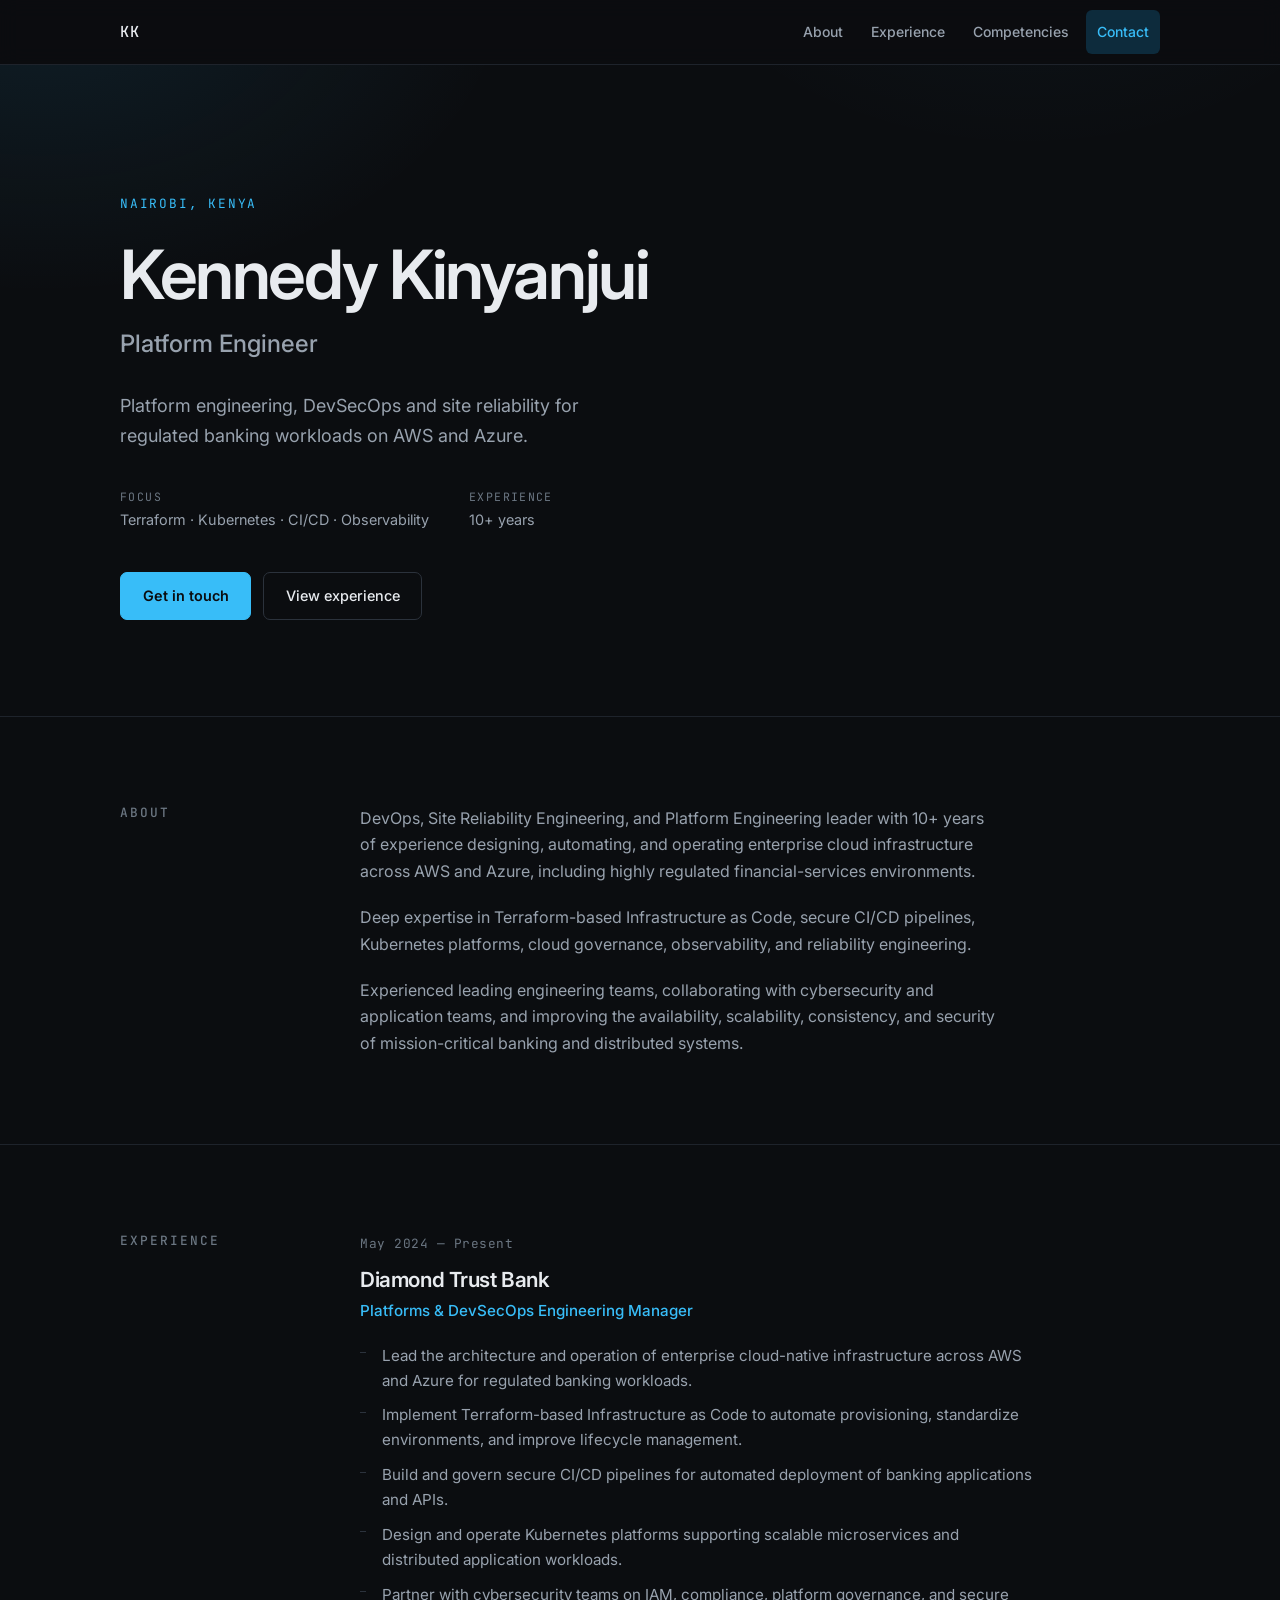
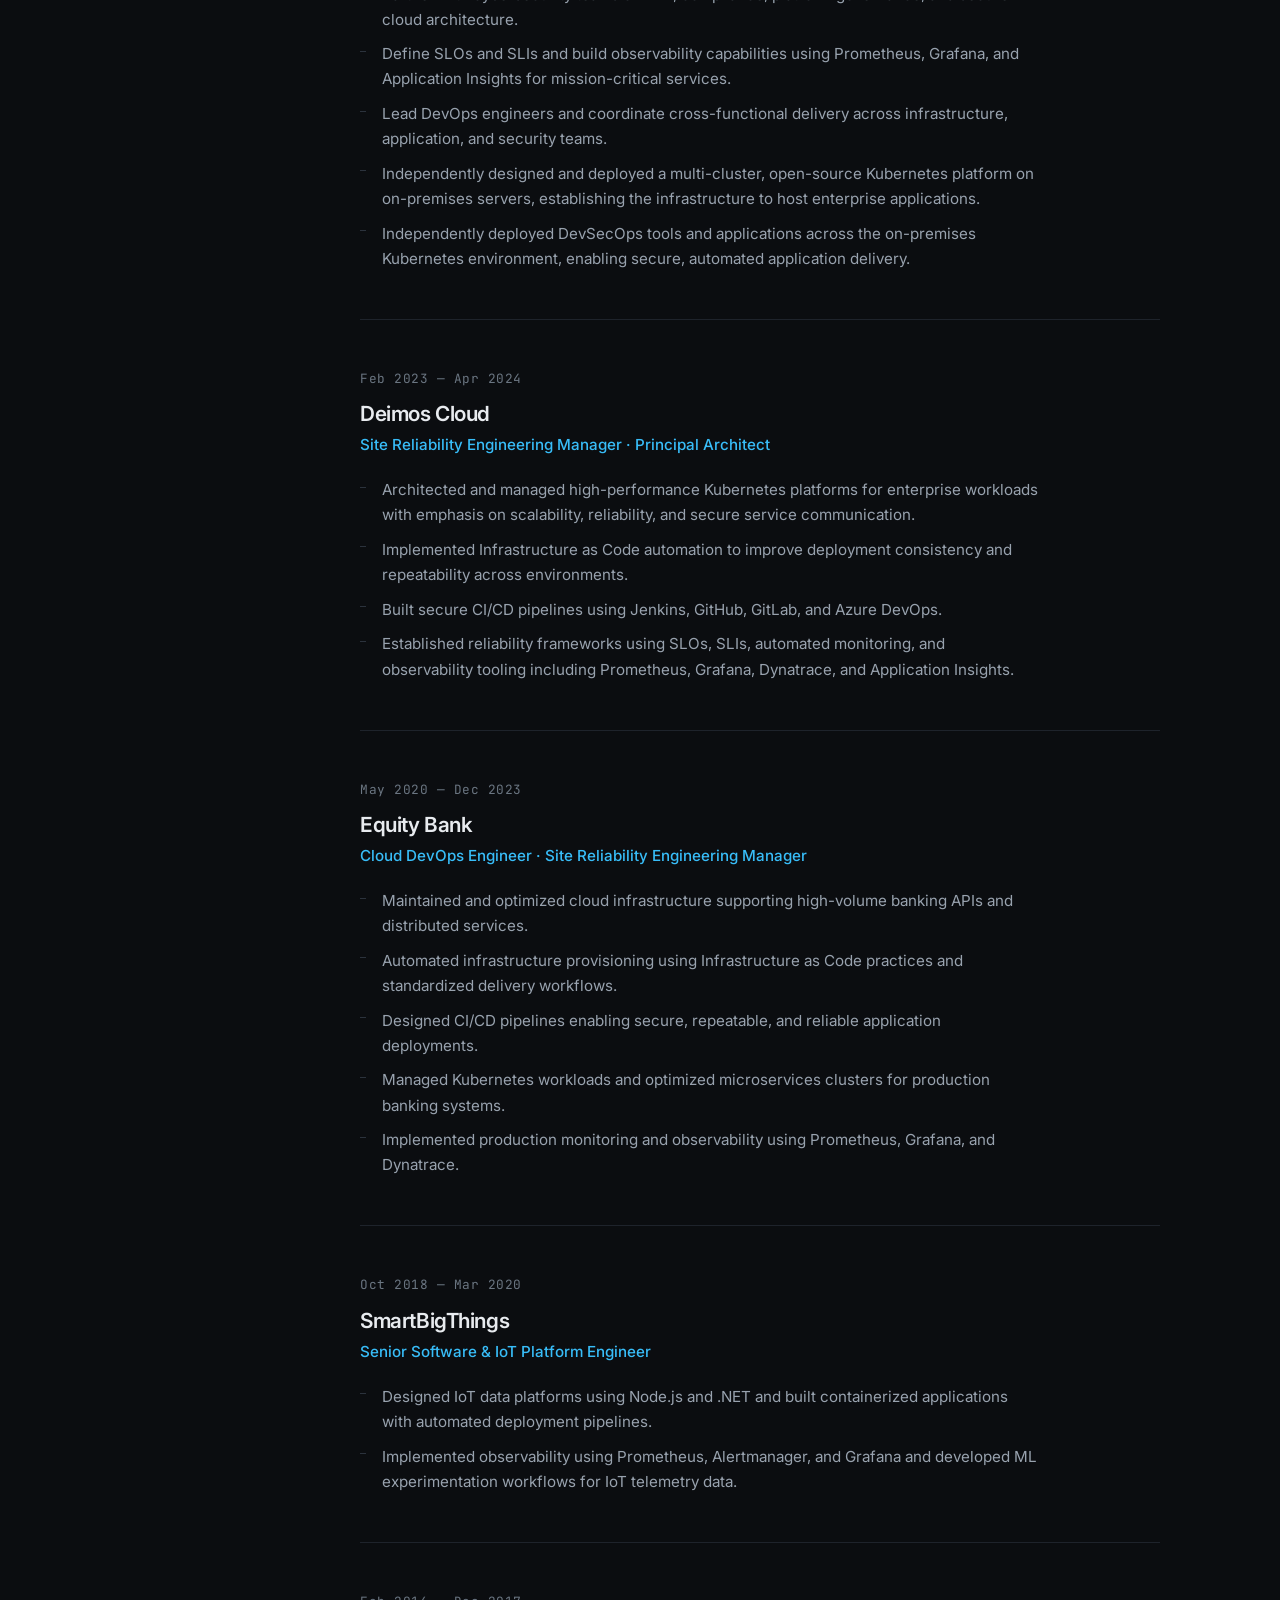
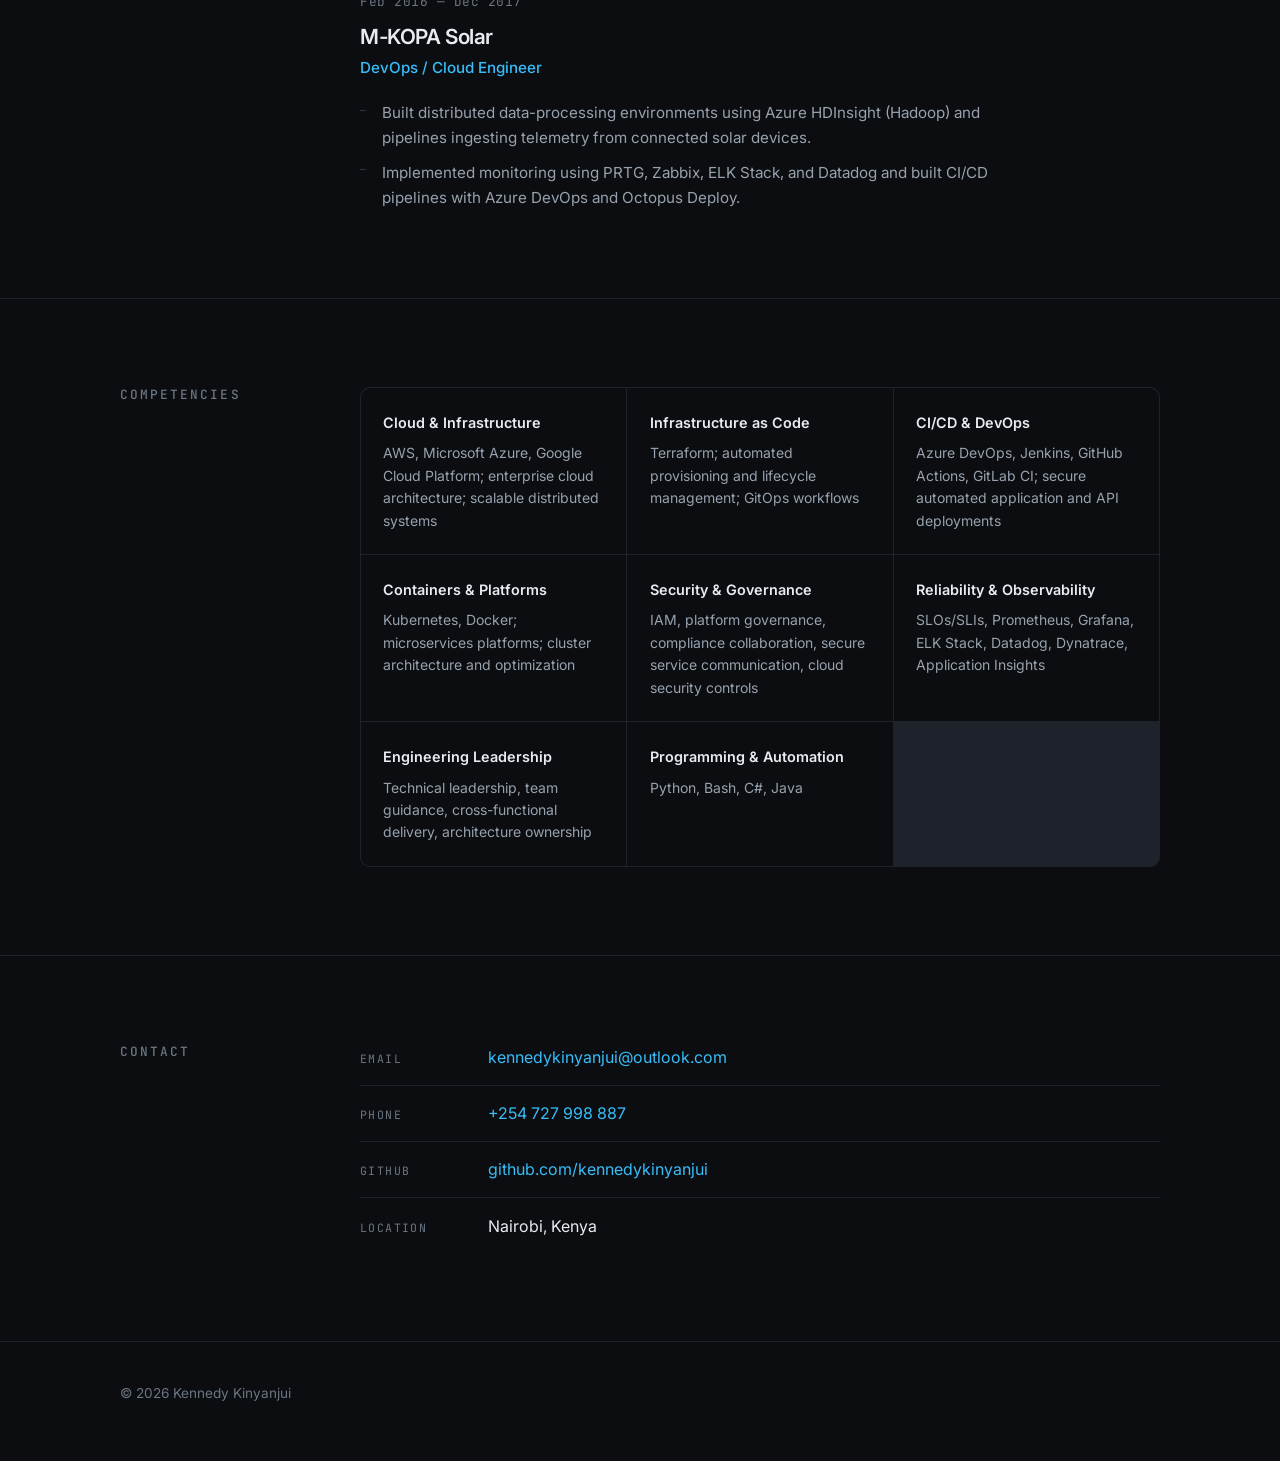
<file: index.html>
<!DOCTYPE html>
<html lang="en">

<head>
	<meta charset="utf-8">
	<meta name="viewport" content="width=device-width, initial-scale=1">

	<title>Kennedy Kinyanjui — Platform Engineer | DevSecOps, SRE, Cloud Infrastructure</title>
	<meta name="description"
		content="Kennedy Kinyanjui is a platform engineer in Nairobi, Kenya, leading DevSecOps, SRE and cloud infrastructure for regulated banking workloads on AWS and Azure.">
	<meta name="author" content="Kennedy Kinyanjui">
	<link rel="canonical" href="https://kennedykinyanjui.github.io/">

	<link rel="icon" href="favicon.svg" type="image/svg+xml">
	<meta name="theme-color" content="#0b0d10">
	<meta name="color-scheme" content="dark">

	<meta property="og:type" content="profile">
	<meta property="og:site_name" content="Kennedy Kinyanjui">
	<meta property="og:title" content="Kennedy Kinyanjui — Platform Engineer">
	<meta property="og:description"
		content="Platform engineer in Nairobi, Kenya, leading DevSecOps, SRE and cloud infrastructure for regulated banking workloads on AWS and Azure.">
	<meta property="og:url" content="https://kennedykinyanjui.github.io/">
	<meta property="og:image" content="https://kennedykinyanjui.github.io/og.jpg">
	<meta property="og:image:type" content="image/jpeg">
	<meta property="og:image:width" content="1200">
	<meta property="og:image:height" content="630">
	<meta property="og:image:alt" content="Kennedy Kinyanjui, Platform Engineer, Nairobi, Kenya">

	<meta name="twitter:card" content="summary_large_image">
	<meta name="twitter:title" content="Kennedy Kinyanjui — Platform Engineer">
	<meta name="twitter:description"
		content="Platform engineer in Nairobi, Kenya, leading DevSecOps, SRE and cloud infrastructure for regulated banking workloads on AWS and Azure.">
	<meta name="twitter:image" content="https://kennedykinyanjui.github.io/og.jpg">

	<link rel="preconnect" href="https://fonts.googleapis.com">
	<link rel="preconnect" href="https://fonts.gstatic.com" crossorigin>
	<link rel="stylesheet"
		href="https://fonts.googleapis.com/css2?family=Inter:wght@400;500;600;700&family=JetBrains+Mono:wght@400;500&display=swap">
	<link rel="stylesheet" href="css/style.css">

	<script type="application/ld+json">
	{
		"@context": "https://schema.org",
		"@type": "Person",
		"name": "Kennedy Kinyanjui",
		"jobTitle": "Platform Engineer",
		"email": "mailto:kennedykinyanjui@outlook.com",
		"telephone": "+254727998887",
		"url": "https://kennedykinyanjui.github.io/",
		"address": {
			"@type": "PostalAddress",
			"addressLocality": "Nairobi",
			"addressCountry": "KE"
		},
		"knowsAbout": [
			"Platform Engineering",
			"DevSecOps",
			"Site Reliability Engineering",
			"Kubernetes",
			"Terraform",
			"Amazon Web Services",
			"Microsoft Azure"
		]
	}
	</script>
</head>

<body>

	<a class="skip-link" href="#main">Skip to content</a>

	<nav class="nav" aria-label="Section navigation">
		<div class="nav__inner">
			<a class="nav__mark" href="#top"><span aria-hidden="true">KK</span><span class="sr-only">Kennedy Kinyanjui — back to top</span></a>
			<ul class="nav__links">
				<li><a href="#about">About</a></li>
				<li><a href="#experience">Experience</a></li>
				<li><a href="#competencies">Competencies</a></li>
				<li><a href="#contact">Contact</a></li>
			</ul>
		</div>
	</nav>

	<header class="hero" id="top">
		<div class="shell">
			<p class="hero__eyebrow">Nairobi, Kenya</p>
			<h1 class="hero__name">Kennedy Kinyanjui</h1>
			<p class="hero__role">Platform Engineer</p>
			<p class="hero__tagline">
				Platform engineering, DevSecOps and site reliability for regulated banking workloads
				on AWS and Azure.
			</p>
			<ul class="hero__meta">
				<li><span class="hero__meta-key">Focus</span> Terraform · Kubernetes · CI/CD · Observability</li>
				<li><span class="hero__meta-key">Experience</span> 10+ years</li>
			</ul>
			<div class="hero__actions">
				<a class="btn btn--primary" href="mailto:kennedykinyanjui@outlook.com">Get in touch</a>
				<a class="btn" href="#experience">View experience</a>
			</div>
		</div>
	</header>

	<main id="main">

		<section class="section" id="about" aria-labelledby="about-heading">
			<div class="shell shell--split">
				<h2 class="section__heading" id="about-heading">About</h2>
				<div class="section__body prose">
					<p>DevOps, Site Reliability Engineering, and Platform Engineering leader with 10+ years of
						experience designing, automating, and operating enterprise cloud infrastructure across AWS
						and Azure, including highly regulated financial-services environments.</p>
					<p>Deep expertise in Terraform-based Infrastructure as Code, secure CI/CD pipelines, Kubernetes
						platforms, cloud governance, observability, and reliability engineering.</p>
					<p>Experienced leading engineering teams, collaborating with cybersecurity and application teams,
						and improving the availability, scalability, consistency, and security of mission-critical
						banking and distributed systems.</p>
				</div>
			</div>
		</section>

		<section class="section" id="experience" aria-labelledby="experience-heading">
			<div class="shell shell--split">
				<h2 class="section__heading" id="experience-heading">Experience</h2>
				<div class="section__body">
					<ol class="roles">

						<li class="role">
							<p class="role__dates"><time datetime="2024-05">May 2024</time> — Present</p>
							<div class="role__detail">
								<h3 class="role__org">Diamond Trust Bank</h3>
								<p class="role__title">Platforms &amp; DevSecOps Engineering Manager</p>
								<ul class="role__points">
									<li>Lead the architecture and operation of enterprise cloud-native infrastructure
										across AWS and Azure for regulated banking workloads.</li>
									<li>Implement Terraform-based Infrastructure as Code to automate provisioning,
										standardize environments, and improve lifecycle management.</li>
									<li>Build and govern secure CI/CD pipelines for automated deployment of banking
										applications and APIs.</li>
									<li>Design and operate Kubernetes platforms supporting scalable microservices and
										distributed application workloads.</li>
									<li>Partner with cybersecurity teams on IAM, compliance, platform governance, and
										secure cloud architecture.</li>
									<li>Define SLOs and SLIs and build observability capabilities using Prometheus,
										Grafana, and Application Insights for mission-critical services.</li>
									<li>Lead DevOps engineers and coordinate cross-functional delivery across
										infrastructure, application, and security teams.</li>
									<li>Independently designed and deployed a multi-cluster, open-source Kubernetes
										platform on on-premises servers, establishing the infrastructure to host
										enterprise applications.</li>
									<li>Independently deployed DevSecOps tools and applications across the on-premises
										Kubernetes environment, enabling secure, automated application delivery.</li>
								</ul>
							</div>
						</li>

						<li class="role">
							<p class="role__dates"><time datetime="2023-02">Feb 2023</time> — <time datetime="2024-04">Apr 2024</time></p>
							<div class="role__detail">
								<h3 class="role__org">Deimos Cloud</h3>
								<p class="role__title">Site Reliability Engineering Manager · Principal Architect</p>
								<ul class="role__points">
									<li>Architected and managed high-performance Kubernetes platforms for enterprise
										workloads with emphasis on scalability, reliability, and secure service
										communication.</li>
									<li>Implemented Infrastructure as Code automation to improve deployment consistency
										and repeatability across environments.</li>
									<li>Built secure CI/CD pipelines using Jenkins, GitHub, GitLab, and Azure DevOps.</li>
									<li>Established reliability frameworks using SLOs, SLIs, automated monitoring, and
										observability tooling including Prometheus, Grafana, Dynatrace, and Application
										Insights.</li>
								</ul>
							</div>
						</li>

						<li class="role">
							<p class="role__dates"><time datetime="2020-05">May 2020</time> — <time datetime="2023-12">Dec 2023</time></p>
							<div class="role__detail">
								<h3 class="role__org">Equity Bank</h3>
								<p class="role__title">Cloud DevOps Engineer · Site Reliability Engineering Manager</p>
								<ul class="role__points">
									<li>Maintained and optimized cloud infrastructure supporting high-volume banking
										APIs and distributed services.</li>
									<li>Automated infrastructure provisioning using Infrastructure as Code practices and
										standardized delivery workflows.</li>
									<li>Designed CI/CD pipelines enabling secure, repeatable, and reliable application
										deployments.</li>
									<li>Managed Kubernetes workloads and optimized microservices clusters for production
										banking systems.</li>
									<li>Implemented production monitoring and observability using Prometheus, Grafana,
										and Dynatrace.</li>
								</ul>
							</div>
						</li>

						<li class="role">
							<p class="role__dates"><time datetime="2018-10">Oct 2018</time> — <time datetime="2020-03">Mar 2020</time></p>
							<div class="role__detail">
								<h3 class="role__org">SmartBigThings</h3>
								<p class="role__title">Senior Software &amp; IoT Platform Engineer</p>
								<ul class="role__points">
									<li>Designed IoT data platforms using Node.js and .NET and built containerized
										applications with automated deployment pipelines.</li>
									<li>Implemented observability using Prometheus, Alertmanager, and Grafana and
										developed ML experimentation workflows for IoT telemetry data.</li>
								</ul>
							</div>
						</li>

						<li class="role">
							<p class="role__dates"><time datetime="2016-02">Feb 2016</time> — <time datetime="2017-12">Dec 2017</time></p>
							<div class="role__detail">
								<h3 class="role__org">M-KOPA Solar</h3>
								<p class="role__title">DevOps / Cloud Engineer</p>
								<ul class="role__points">
									<li>Built distributed data-processing environments using Azure HDInsight (Hadoop)
										and pipelines ingesting telemetry from connected solar devices.</li>
									<li>Implemented monitoring using PRTG, Zabbix, ELK Stack, and Datadog and built
										CI/CD pipelines with Azure DevOps and Octopus Deploy.</li>
								</ul>
							</div>
						</li>

					</ol>
				</div>
			</div>
		</section>

		<section class="section" id="competencies" aria-labelledby="competencies-heading">
			<div class="shell shell--split">
				<h2 class="section__heading" id="competencies-heading">Competencies</h2>
				<div class="section__body">
					<dl class="competencies">
						<div class="competency">
							<dt>Cloud &amp; Infrastructure</dt>
							<dd>AWS, Microsoft Azure, Google Cloud Platform; enterprise cloud architecture; scalable
								distributed systems</dd>
						</div>
						<div class="competency">
							<dt>Infrastructure as Code</dt>
							<dd>Terraform; automated provisioning and lifecycle management; GitOps workflows</dd>
						</div>
						<div class="competency">
							<dt>CI/CD &amp; DevOps</dt>
							<dd>Azure DevOps, Jenkins, GitHub Actions, GitLab CI; secure automated application and API
								deployments</dd>
						</div>
						<div class="competency">
							<dt>Containers &amp; Platforms</dt>
							<dd>Kubernetes, Docker; microservices platforms; cluster architecture and optimization</dd>
						</div>
						<div class="competency">
							<dt>Security &amp; Governance</dt>
							<dd>IAM, platform governance, compliance collaboration, secure service communication, cloud
								security controls</dd>
						</div>
						<div class="competency">
							<dt>Reliability &amp; Observability</dt>
							<dd>SLOs/SLIs, Prometheus, Grafana, ELK Stack, Datadog, Dynatrace, Application Insights</dd>
						</div>
						<div class="competency">
							<dt>Engineering Leadership</dt>
							<dd>Technical leadership, team guidance, cross-functional delivery, architecture ownership</dd>
						</div>
						<div class="competency">
							<dt>Programming &amp; Automation</dt>
							<dd>Python, Bash, C#, Java</dd>
						</div>
					</dl>
				</div>
			</div>
		</section>

		<section class="section section--contact" id="contact" aria-labelledby="contact-heading">
			<div class="shell shell--split">
				<h2 class="section__heading" id="contact-heading">Contact</h2>
				<div class="section__body">
					<ul class="contact">
						<li>
							<span class="contact__key">Email</span>
							<a href="mailto:kennedykinyanjui@outlook.com">kennedykinyanjui@outlook.com</a>
						</li>
						<li>
							<span class="contact__key">Phone</span>
							<a href="tel:+254727998887">+254 727 998 887</a>
						</li>
						<li>
							<span class="contact__key">GitHub</span>
							<a href="https://github.com/kennedykinyanjui" rel="me">github.com/kennedykinyanjui</a>
						</li>
						<li>
							<span class="contact__key">Location</span>
							<span>Nairobi, Kenya</span>
						</li>
					</ul>
				</div>
			</div>
		</section>

	</main>

	<footer class="footer">
		<div class="shell">
			<p>© <span id="year">2026</span> Kennedy Kinyanjui</p>
		</div>
	</footer>

	<script>
		(function () {
			'use strict';

			document.getElementById('year').textContent = new Date().getFullYear();

			// Mark the nav link for whichever section is currently in view.
			var links = Array.prototype.slice.call(document.querySelectorAll('.nav__links a'));
			var sections = links
				.map(function (link) { return document.querySelector(link.getAttribute('href')); })
				.filter(Boolean);

			if (!('IntersectionObserver' in window) || !sections.length) return;

			var observer = new IntersectionObserver(function (entries) {
				entries.forEach(function (entry) {
					if (!entry.isIntersecting) return;
					links.forEach(function (link) {
						var active = link.getAttribute('href') === '#' + entry.target.id;
						link.classList.toggle('is-active', active);
						if (active) {
							link.setAttribute('aria-current', 'true');
						} else {
							link.removeAttribute('aria-current');
						}
					});
				});
			}, { rootMargin: '-45% 0px -50% 0px' });

			sections.forEach(function (section) { observer.observe(section); });
		}());
	</script>

</body>

</html>
</file>
<file: css/style.css>
/* ---------------------------------------------------------------------------
   Kennedy Kinyanjui — platform engineer
   Single stylesheet. No framework, no preprocessor.
   --------------------------------------------------------------------------- */

:root {
	--bg: #0b0d10;
	--bg-raised: #111419;
	--border: #1e232b;
	--border-strong: #2b323c;
	--text: #e8ebef;
	--text-muted: #98a2ae;
	--text-dim: #6b7682;
	--accent: #38bdf8;
	--accent-dim: #0d2b3c;

	--font-sans: 'Inter', -apple-system, BlinkMacSystemFont, 'Segoe UI', Roboto, Helvetica, Arial, sans-serif;
	--font-mono: 'JetBrains Mono', ui-monospace, SFMono-Regular, Menlo, Consolas, monospace;

	--shell: 68rem;
	--gutter: 1.5rem;
	--nav-h: 4rem;
}

*,
*::before,
*::after {
	box-sizing: border-box;
}

html {
	scroll-behavior: smooth;
	-webkit-text-size-adjust: 100%;
}

body {
	margin: 0;
	background: var(--bg);
	color: var(--text);
	font-family: var(--font-sans);
	font-size: 1rem;
	line-height: 1.65;
	-webkit-font-smoothing: antialiased;
	text-rendering: optimizeLegibility;
}

h1,
h2,
h3 {
	margin: 0;
	font-weight: 600;
	line-height: 1.2;
	letter-spacing: -0.02em;
}

p {
	margin: 0;
}

a {
	color: var(--accent);
	text-decoration: none;
}

a:hover {
	text-decoration: underline;
	text-underline-offset: 0.25em;
}

:focus-visible {
	outline: 2px solid var(--accent);
	outline-offset: 3px;
	border-radius: 2px;
}

::selection {
	background: var(--accent);
	color: var(--bg);
}

.sr-only {
	position: absolute;
	width: 1px;
	height: 1px;
	padding: 0;
	margin: -1px;
	overflow: hidden;
	clip: rect(0, 0, 0, 0);
	white-space: nowrap;
	border: 0;
}

.skip-link {
	position: absolute;
	top: -100%;
	left: var(--gutter);
	z-index: 100;
	padding: 0.65rem 1rem;
	background: var(--accent);
	color: var(--bg);
	font-weight: 600;
	border-radius: 0 0 6px 6px;
}

.skip-link:focus {
	top: 0;
	text-decoration: none;
}

.shell {
	width: 100%;
	max-width: var(--shell);
	margin: 0 auto;
	padding: 0 var(--gutter);
}

/* --- navigation ---------------------------------------------------------- */

.nav {
	position: sticky;
	top: 0;
	z-index: 50;
	background: rgba(11, 13, 16, 0.82);
	backdrop-filter: blur(10px);
	-webkit-backdrop-filter: blur(10px);
	border-bottom: 1px solid var(--border);
}

.nav__inner {
	display: flex;
	align-items: center;
	justify-content: space-between;
	gap: 1.5rem;
	height: var(--nav-h);
	max-width: var(--shell);
	margin: 0 auto;
	padding: 0 var(--gutter);
}

.nav__mark {
	flex-shrink: 0;
	font-family: var(--font-mono);
	font-size: 0.95rem;
	font-weight: 500;
	letter-spacing: 0.08em;
	color: var(--text);
}

.nav__mark:hover {
	color: var(--accent);
	text-decoration: none;
}

.nav__links {
	display: flex;
	gap: 0.35rem;
	margin: 0;
	padding: 0;
	list-style: none;
	overflow-x: auto;
	scrollbar-width: none;
}

.nav__links::-webkit-scrollbar {
	display: none;
}

.nav__links a {
	display: flex;
	align-items: center;
	min-height: 2.75rem;
	padding: 0 0.7rem;
	border-radius: 6px;
	color: var(--text-muted);
	font-size: 0.875rem;
	font-weight: 500;
	white-space: nowrap;
	transition: color 0.15s ease, background-color 0.15s ease;
}

.nav__links a:hover {
	color: var(--text);
	background: var(--bg-raised);
	text-decoration: none;
}

.nav__links a.is-active {
	color: var(--accent);
	background: var(--accent-dim);
}

/* --- hero ---------------------------------------------------------------- */

.hero {
	position: relative;
	padding: clamp(4rem, 12vw, 8rem) 0 clamp(3.5rem, 9vw, 6rem);
	border-bottom: 1px solid var(--border);
	overflow: hidden;
}

/* Soft wash behind the hero so the page does not open on flat black. */
.hero::before {
	content: '';
	position: absolute;
	inset: -40% 0 auto -10%;
	height: 150%;
	background:
		radial-gradient(42rem 28rem at 12% 18%, rgba(56, 189, 248, 0.10), transparent 70%),
		radial-gradient(34rem 24rem at 82% 8%, rgba(56, 189, 248, 0.05), transparent 70%);
	pointer-events: none;
}

.hero .shell {
	position: relative;
}

.hero__eyebrow {
	margin-bottom: 1.25rem;
	font-family: var(--font-mono);
	font-size: 0.8rem;
	letter-spacing: 0.14em;
	text-transform: uppercase;
	color: var(--accent);
}

.hero__name {
	font-size: clamp(2.5rem, 7vw, 4.25rem);
	letter-spacing: -0.035em;
}

.hero__role {
	margin-top: 0.5rem;
	font-size: clamp(1.125rem, 2.5vw, 1.5rem);
	font-weight: 500;
	color: var(--text-muted);
}

.hero__tagline {
	max-width: 44ch;
	margin-top: 1.75rem;
	font-size: clamp(1rem, 1.8vw, 1.125rem);
	color: var(--text-muted);
}

.hero__meta {
	display: flex;
	flex-wrap: wrap;
	gap: 0.5rem 2.5rem;
	margin: 2.25rem 0 0;
	padding: 0;
	list-style: none;
	font-size: 0.9rem;
	color: var(--text-muted);
}

.hero__meta-key {
	display: block;
	margin-bottom: 0.15rem;
	font-family: var(--font-mono);
	font-size: 0.72rem;
	letter-spacing: 0.12em;
	text-transform: uppercase;
	color: var(--text-dim);
}

.hero__actions {
	display: flex;
	flex-wrap: wrap;
	gap: 0.75rem;
	margin-top: 2.5rem;
}

.btn {
	display: inline-block;
	padding: 0.7rem 1.35rem;
	border: 1px solid var(--border-strong);
	border-radius: 7px;
	color: var(--text);
	font-size: 0.9rem;
	font-weight: 500;
	transition: border-color 0.15s ease, background-color 0.15s ease, color 0.15s ease;
}

.btn:hover {
	border-color: var(--accent);
	color: var(--accent);
	text-decoration: none;
}

.btn--primary {
	background: var(--accent);
	border-color: var(--accent);
	color: var(--bg);
	font-weight: 600;
}

.btn--primary:hover {
	background: #7dd3fc;
	border-color: #7dd3fc;
	color: var(--bg);
}

/* --- sections ------------------------------------------------------------ */

.section {
	padding: clamp(3.5rem, 8vw, 5.5rem) 0;
	border-bottom: 1px solid var(--border);
	scroll-margin-top: var(--nav-h);
}

.section--contact {
	border-bottom: 0;
}

.shell--split {
	display: grid;
	grid-template-columns: 12rem 1fr;
	gap: 3rem;
	align-items: start;
}

.section__heading {
	position: sticky;
	top: calc(var(--nav-h) + 2rem);
	font-family: var(--font-mono);
	font-size: 0.8rem;
	font-weight: 500;
	letter-spacing: 0.16em;
	text-transform: uppercase;
	color: var(--text-dim);
}

.prose p + p {
	margin-top: 1.25rem;
}

.prose p {
	max-width: 64ch;
	color: var(--text-muted);
}

/* --- experience ---------------------------------------------------------- */

.roles {
	margin: 0;
	padding: 0;
	list-style: none;
}

.role + .role {
	margin-top: 3rem;
	padding-top: 3rem;
	border-top: 1px solid var(--border);
}

.role__dates {
	margin-bottom: 0.85rem;
	font-family: var(--font-mono);
	font-size: 0.8rem;
	letter-spacing: 0.04em;
	color: var(--text-dim);
}

.role__org {
	font-size: 1.3rem;
}

.role__title {
	margin-top: 0.3rem;
	font-size: 0.95rem;
	font-weight: 500;
	color: var(--accent);
}

.role__points {
	margin: 1.25rem 0 0;
	padding: 0;
	list-style: none;
	max-width: 68ch;
}

.role__points li {
	position: relative;
	padding-left: 1.4rem;
	color: var(--text-muted);
	font-size: 0.95rem;
}

.role__points li + li {
	margin-top: 0.6rem;
}

.role__points li::before {
	content: '';
	position: absolute;
	top: 0.62em;
	left: 0;
	width: 6px;
	height: 1px;
	background: var(--border-strong);
}

/* --- competencies -------------------------------------------------------- */

.competencies {
	display: grid;
	grid-template-columns: repeat(auto-fit, minmax(16rem, 1fr));
	gap: 1px;
	margin: 0;
	background: var(--border);
	border: 1px solid var(--border);
	border-radius: 10px;
	overflow: hidden;
}

.competency {
	padding: 1.4rem;
	background: var(--bg);
	transition: background-color 0.15s ease;
}

.competency:hover {
	background: var(--bg-raised);
}

.competency dt {
	font-size: 0.9rem;
	font-weight: 600;
	color: var(--text);
}

.competency dd {
	margin: 0.5rem 0 0;
	font-size: 0.875rem;
	line-height: 1.6;
	color: var(--text-muted);
}

/* --- contact ------------------------------------------------------------- */

.contact {
	margin: 0;
	padding: 0;
	list-style: none;
}

.contact li {
	display: grid;
	grid-template-columns: 7rem 1fr;
	gap: 1rem;
	align-items: baseline;
	padding: 0.9rem 0;
	border-bottom: 1px solid var(--border);
}

.contact li:first-child {
	padding-top: 0;
}

.contact li:last-child {
	border-bottom: 0;
}

.contact__key {
	font-family: var(--font-mono);
	font-size: 0.72rem;
	letter-spacing: 0.12em;
	text-transform: uppercase;
	color: var(--text-dim);
}

/* --- footer -------------------------------------------------------------- */

.footer {
	padding: 2.5rem 0 3.5rem;
	border-top: 1px solid var(--border);
	font-size: 0.85rem;
	color: var(--text-dim);
}

/* --- responsive ---------------------------------------------------------- */

/* Phone widths: drop the monogram and tighten the nav so all four links fit
   without a hidden, scrollable overflow. */
@media (max-width: 30rem) {
	:root {
		--gutter: 1.15rem;
	}

	.nav__mark {
		display: none;
	}

	.nav__inner {
		justify-content: center;
	}

	.nav__links {
		gap: 0.1rem;
	}

	.nav__links a {
		padding: 0 0.5rem;
		font-size: 0.8rem;
	}

	.hero__meta {
		gap: 1.1rem 2rem;
	}
}

@media (max-width: 48rem) {
	/* Contact rows are the most-tapped links on a phone. */
	.contact li a {
		display: inline-flex;
		align-items: center;
		min-height: 2.75rem;
	}

	.shell--split {
		grid-template-columns: 1fr;
		gap: 1.75rem;
	}

	.section__heading {
		position: static;
	}

	.contact li {
		grid-template-columns: 1fr;
		gap: 0.2rem;
	}

	.nav__inner {
		gap: 1rem;
	}
}

@media (prefers-reduced-motion: reduce) {
	html {
		scroll-behavior: auto;
	}

	*,
	*::before,
	*::after {
		transition-duration: 0.01ms !important;
		animation-duration: 0.01ms !important;
	}
}

/* --- print --------------------------------------------------------------- */

@media print {
	:root {
		--bg: #fff;
		--bg-raised: #fff;
		--border: #d8dde3;
		--border-strong: #b6bec8;
		--text: #10141a;
		--text-muted: #333c47;
		--text-dim: #5d6773;
		--accent: #0b5f86;
	}

	.nav,
	.skip-link,
	.hero__actions,
	.hero::before {
		display: none;
	}

	body {
		font-size: 10.5pt;
	}

	.hero,
	.section {
		padding: 1.2rem 0;
		break-inside: avoid;
	}

	.role {
		break-inside: avoid;
	}

	.competencies {
		grid-template-columns: 1fr 1fr;
	}

	a {
		text-decoration: none;
	}
}
</file>
